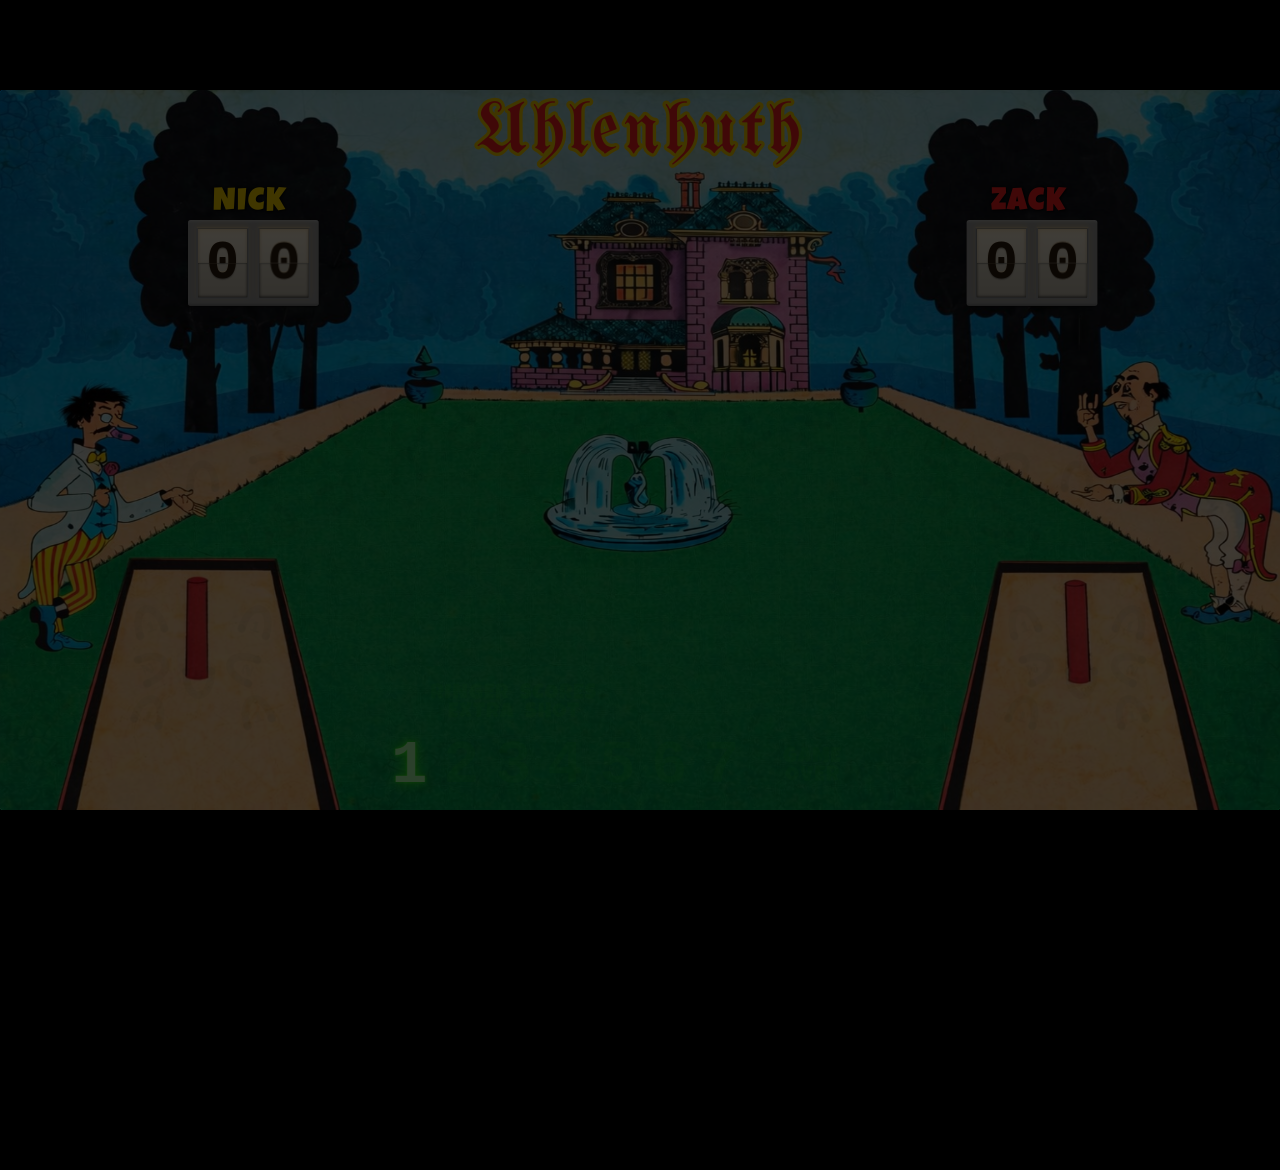
<file: index.html>
<!DOCTYPE html>
<html lang="en">
<head>
    <meta charset="UTF-8">
    <meta name="viewport" content="width=device-width, initial-scale=1.0">
    <title>Ringer</title>
    <link rel="stylesheet" href="css/style.css">
    <link href="https://fonts.googleapis.com/css2?family=Press+Start+2P&family=Luckiest+Guy&family=UnifrakturMaguntia&display=swap" rel="stylesheet">
</head>
<body>
    <div id="game-wrapper">
        <div id="game-container">
            <div id="dark-overlay"></div>
            <div id="pregame-dim"></div>
            <div id="title-uhlenhuth">Uhlenhuth</div>
            <canvas id="game-canvas"></canvas>

            <!-- Player 1 label + score ticker (left tree silhouette) -->
            <div class="player-label" id="label-p1">Nick</div>
            <div class="score-ticker" id="score-p1">
                <div class="digit" id="p1-tens">0</div>
                <div class="digit" id="p1-ones">0</div>
            </div>

            <!-- Player 2 label + score ticker (right tree silhouette) -->
            <div class="player-label" id="label-p2">Zack</div>
            <div class="score-ticker" id="score-p2">
                <div class="digit" id="p2-tens">0</div>
                <div class="digit" id="p2-ones">0</div>
            </div>
        </div>

    </div>

    <script src="js/config.js"></script>
    <script src="js/flightpath.js"></script>
    <script src="js/horseshoe.js"></script>
    <script src="js/powermeter.js"></script>
    <script src="js/spinnerwheel.js"></script>
    <script src="js/sound.js"></script>
    <script src="js/scoreticker.js"></script>
    <script src="js/game.js"></script>
    <script src="js/main.js"></script>
</body>
</html>
</file>
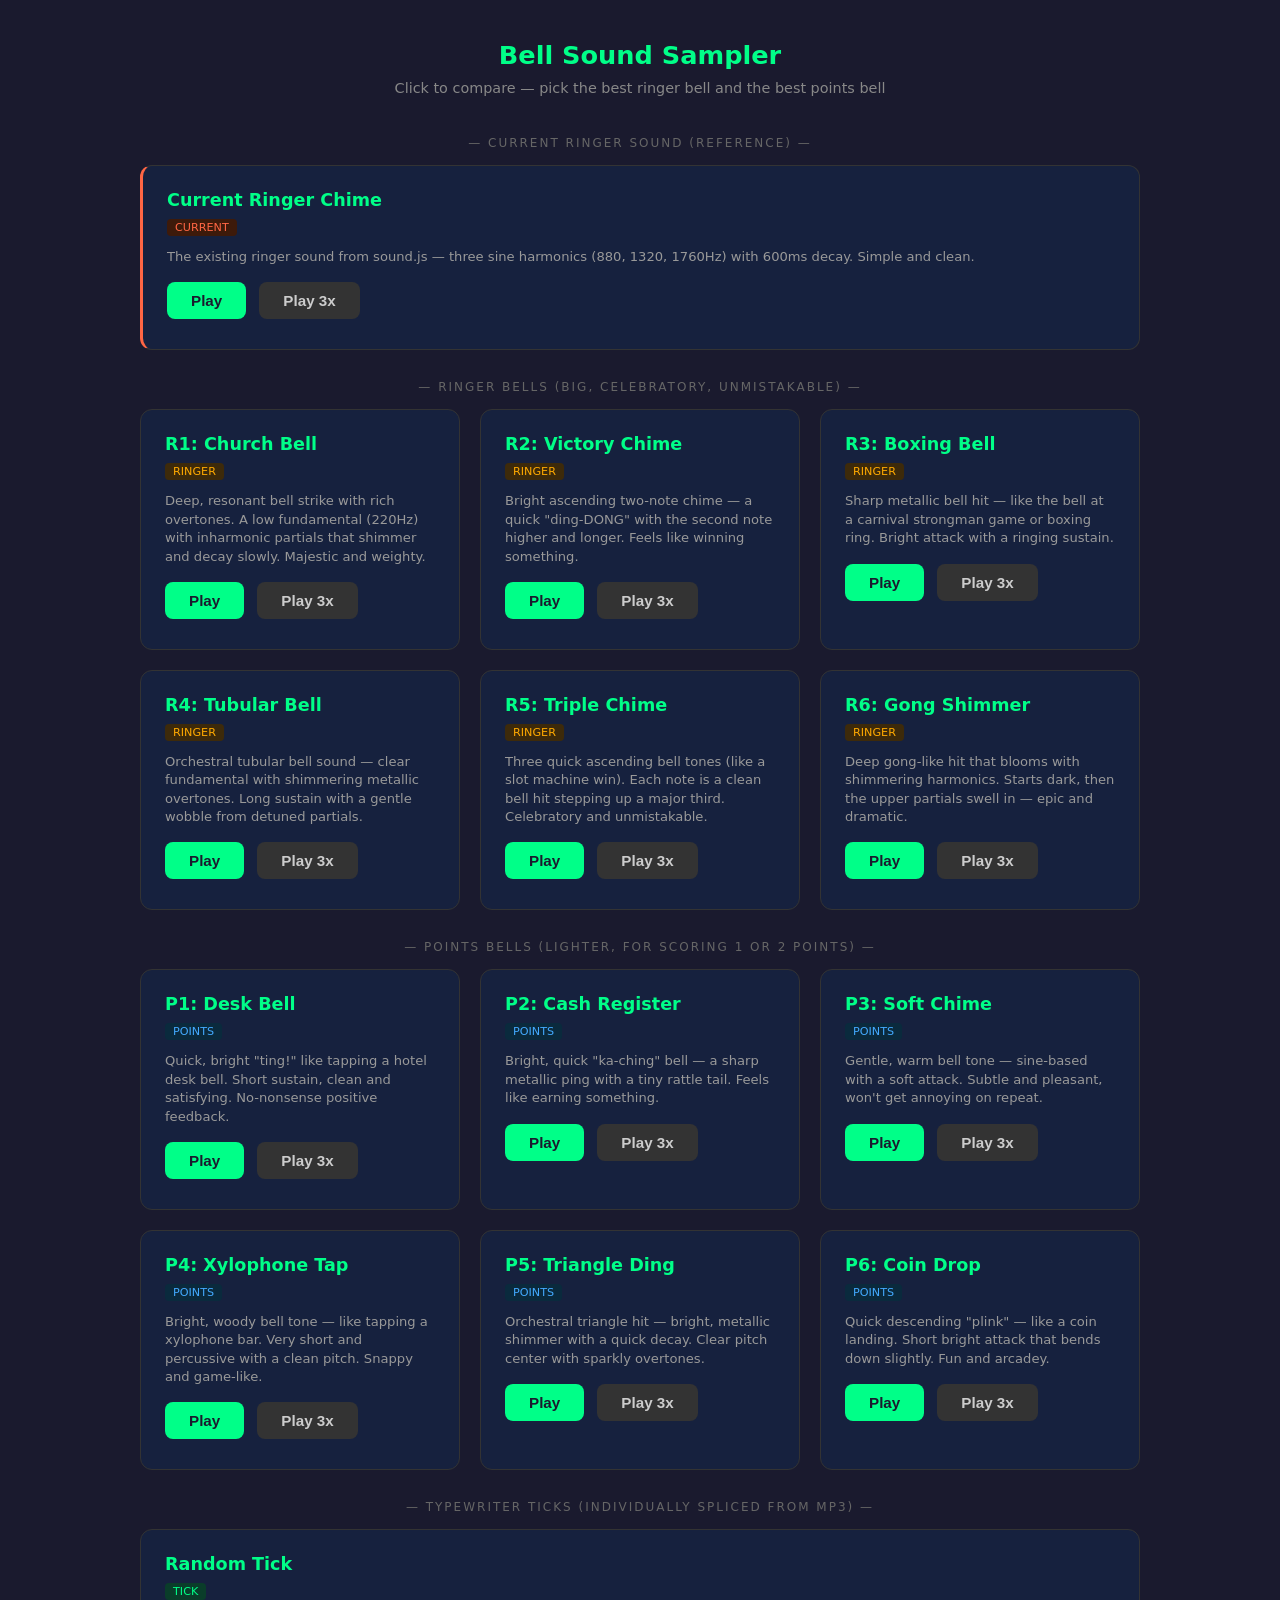
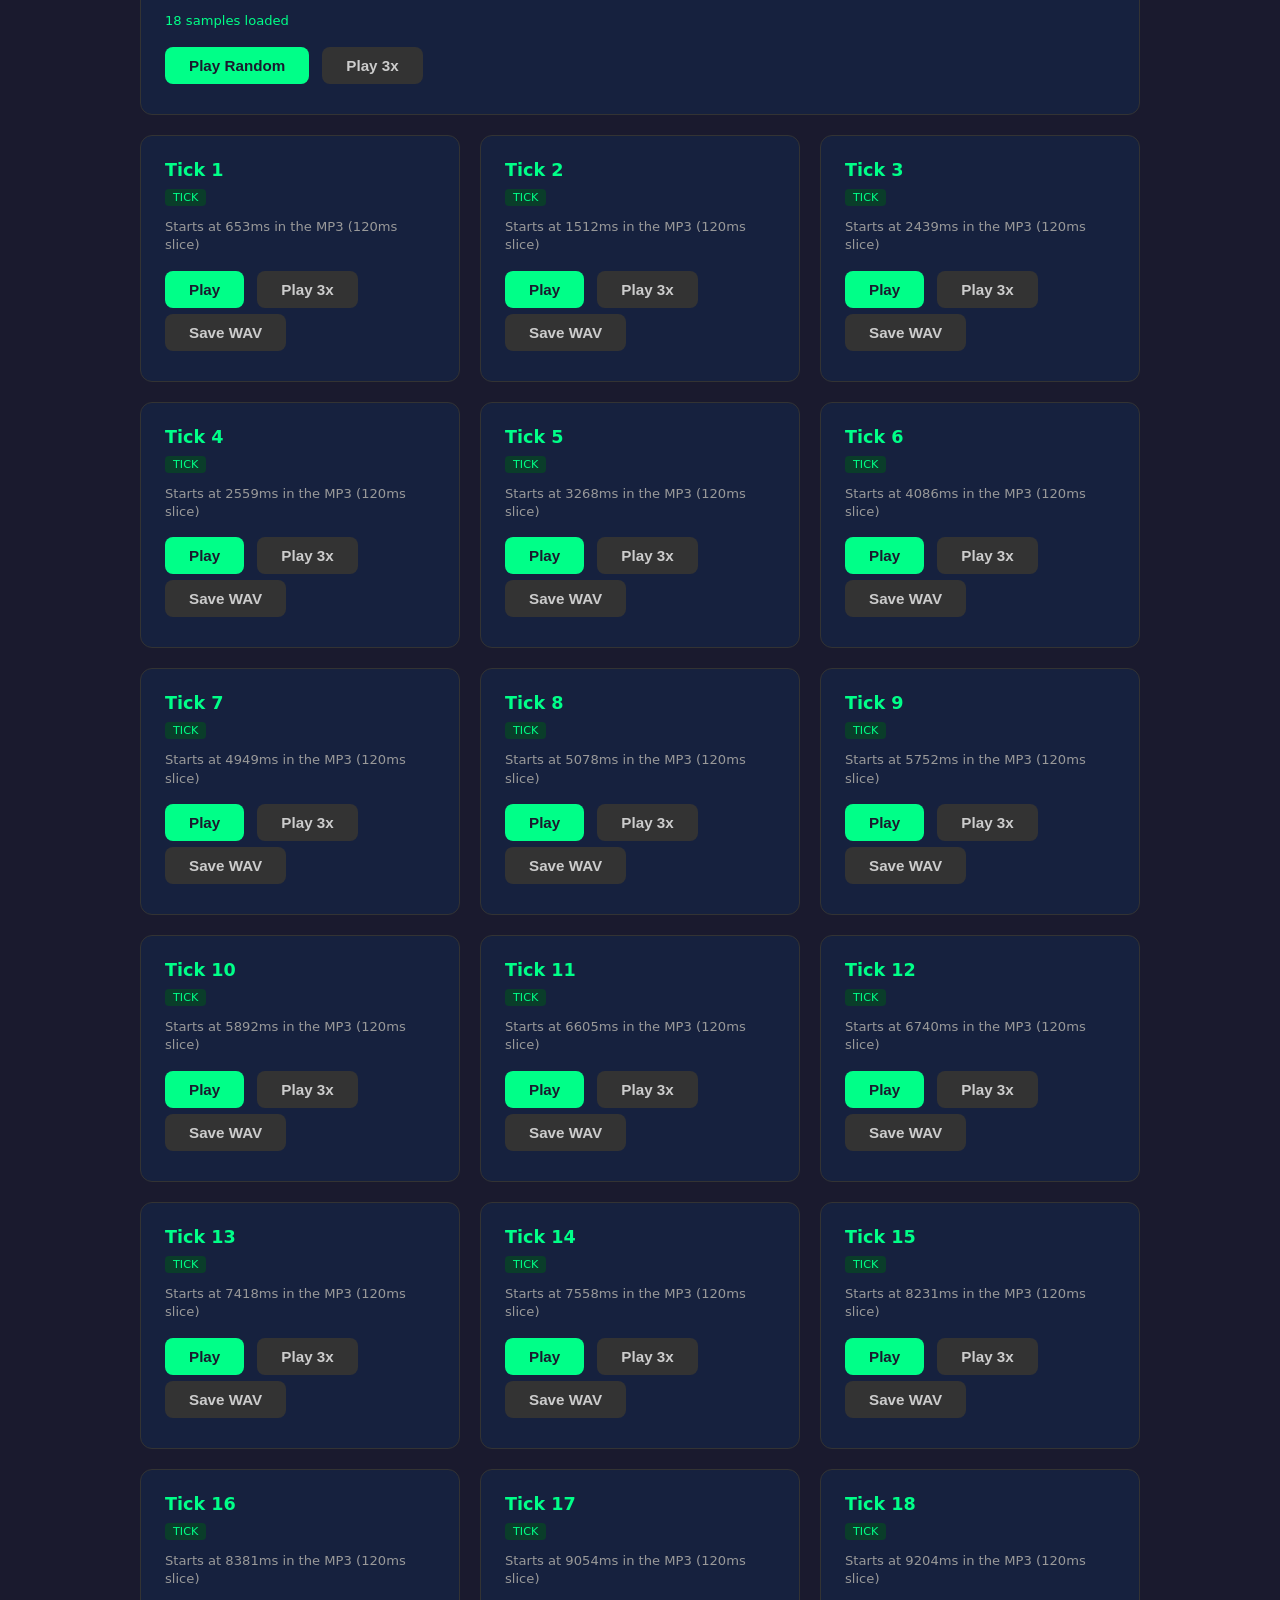
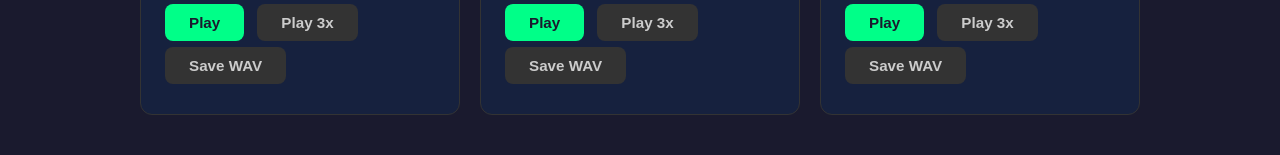
<file: sound-sampler.html>
<!DOCTYPE html>
<html lang="en">
<head>
<meta charset="UTF-8">
<meta name="viewport" content="width=device-width, initial-scale=1.0">
<title>Bell Sound Sampler</title>
<style>
  * { box-sizing: border-box; margin: 0; padding: 0; }
  body {
    background: #1a1a2e;
    color: #e0e0e0;
    font-family: 'Segoe UI', system-ui, sans-serif;
    padding: 40px 20px;
  }
  h1 {
    text-align: center;
    color: #00ff88;
    margin-bottom: 10px;
    font-size: 1.6rem;
  }
  .subtitle {
    text-align: center;
    color: #888;
    margin-bottom: 40px;
    font-size: 0.9rem;
  }
  .grid {
    display: grid;
    grid-template-columns: repeat(auto-fit, minmax(300px, 1fr));
    gap: 20px;
    max-width: 1000px;
    margin: 0 auto;
  }
  .card {
    background: #16213e;
    border: 1px solid #333;
    border-radius: 12px;
    padding: 24px;
    transition: border-color 0.2s;
  }
  .card:hover { border-color: #00ff88; }
  .card h2 {
    color: #00ff88;
    font-size: 1.1rem;
    margin-bottom: 6px;
  }
  .card .desc {
    color: #999;
    font-size: 0.82rem;
    line-height: 1.4;
    margin-bottom: 16px;
  }
  .card .tag {
    display: inline-block;
    background: #0a3d2a;
    color: #00ff88;
    font-size: 0.7rem;
    padding: 2px 8px;
    border-radius: 4px;
    margin-bottom: 12px;
  }
  .card .tag.ringer { background: #3d2a0a; color: #ffaa00; }
  .card .tag.points { background: #0a2a3d; color: #44aaff; }
  button {
    background: #00ff88;
    color: #1a1a2e;
    border: none;
    border-radius: 8px;
    padding: 10px 24px;
    font-weight: 700;
    font-size: 0.95rem;
    cursor: pointer;
    transition: background 0.15s;
    margin-right: 8px;
    margin-bottom: 6px;
  }
  button:hover { background: #33ffaa; }
  button:active { transform: scale(0.97); }
  button.secondary {
    background: #333;
    color: #ccc;
  }
  button.secondary:hover { background: #444; }
  .section-label {
    text-align: center;
    color: #666;
    font-size: 0.75rem;
    text-transform: uppercase;
    letter-spacing: 2px;
    margin: 30px 0 15px;
    max-width: 1000px;
    margin-left: auto;
    margin-right: auto;
  }
  .current { border-left: 3px solid #ff6644; }
  .current .tag { background: #3d1a0a; color: #ff6644; }
</style>
</head>
<body>

<h1>Bell Sound Sampler</h1>
<p class="subtitle">Click to compare — pick the best ringer bell and the best points bell</p>

<div class="section-label">— Current Ringer Sound (reference) —</div>
<div class="grid">
  <div class="card current">
    <h2>Current Ringer Chime</h2>
    <span class="tag">CURRENT</span>
    <p class="desc">The existing ringer sound from sound.js — three sine harmonics (880, 1320, 1760Hz) with 600ms decay. Simple and clean.</p>
    <button onclick="playCurrent()">Play</button>
    <button class="secondary" onclick="playRepeat(playCurrent)">Play 3x</button>
  </div>
</div>

<div class="section-label">— Ringer Bells (big, celebratory, unmistakable) —</div>
<div class="grid">

  <div class="card">
    <h2>R1: Church Bell</h2>
    <span class="tag ringer">RINGER</span>
    <p class="desc">Deep, resonant bell strike with rich overtones. A low fundamental (220Hz) with inharmonic partials that shimmer and decay slowly. Majestic and weighty.</p>
    <button onclick="playR1()">Play</button>
    <button class="secondary" onclick="playRepeat(playR1)">Play 3x</button>
  </div>

  <div class="card">
    <h2>R2: Victory Chime</h2>
    <span class="tag ringer">RINGER</span>
    <p class="desc">Bright ascending two-note chime — a quick "ding-DONG" with the second note higher and longer. Feels like winning something.</p>
    <button onclick="playR2()">Play</button>
    <button class="secondary" onclick="playRepeat(playR2)">Play 3x</button>
  </div>

  <div class="card">
    <h2>R3: Boxing Bell</h2>
    <span class="tag ringer">RINGER</span>
    <p class="desc">Sharp metallic bell hit — like the bell at a carnival strongman game or boxing ring. Bright attack with a ringing sustain.</p>
    <button onclick="playR3()">Play</button>
    <button class="secondary" onclick="playRepeat(playR3)">Play 3x</button>
  </div>

  <div class="card">
    <h2>R4: Tubular Bell</h2>
    <span class="tag ringer">RINGER</span>
    <p class="desc">Orchestral tubular bell sound — clear fundamental with shimmering metallic overtones. Long sustain with a gentle wobble from detuned partials.</p>
    <button onclick="playR4()">Play</button>
    <button class="secondary" onclick="playRepeat(playR4)">Play 3x</button>
  </div>

  <div class="card">
    <h2>R5: Triple Chime</h2>
    <span class="tag ringer">RINGER</span>
    <p class="desc">Three quick ascending bell tones (like a slot machine win). Each note is a clean bell hit stepping up a major third. Celebratory and unmistakable.</p>
    <button onclick="playR5()">Play</button>
    <button class="secondary" onclick="playRepeat(playR5)">Play 3x</button>
  </div>

  <div class="card">
    <h2>R6: Gong Shimmer</h2>
    <span class="tag ringer">RINGER</span>
    <p class="desc">Deep gong-like hit that blooms with shimmering harmonics. Starts dark, then the upper partials swell in — epic and dramatic.</p>
    <button onclick="playR6()">Play</button>
    <button class="secondary" onclick="playRepeat(playR6)">Play 3x</button>
  </div>

</div>

<div class="section-label">— Points Bells (lighter, for scoring 1 or 2 points) —</div>
<div class="grid">

  <div class="card">
    <h2>P1: Desk Bell</h2>
    <span class="tag points">POINTS</span>
    <p class="desc">Quick, bright "ting!" like tapping a hotel desk bell. Short sustain, clean and satisfying. No-nonsense positive feedback.</p>
    <button onclick="playP1()">Play</button>
    <button class="secondary" onclick="playRepeat(playP1)">Play 3x</button>
  </div>

  <div class="card">
    <h2>P2: Cash Register</h2>
    <span class="tag points">POINTS</span>
    <p class="desc">Bright, quick "ka-ching" bell — a sharp metallic ping with a tiny rattle tail. Feels like earning something.</p>
    <button onclick="playP2()">Play</button>
    <button class="secondary" onclick="playRepeat(playP2)">Play 3x</button>
  </div>

  <div class="card">
    <h2>P3: Soft Chime</h2>
    <span class="tag points">POINTS</span>
    <p class="desc">Gentle, warm bell tone — sine-based with a soft attack. Subtle and pleasant, won't get annoying on repeat.</p>
    <button onclick="playP3()">Play</button>
    <button class="secondary" onclick="playRepeat(playP3)">Play 3x</button>
  </div>

  <div class="card">
    <h2>P4: Xylophone Tap</h2>
    <span class="tag points">POINTS</span>
    <p class="desc">Bright, woody bell tone — like tapping a xylophone bar. Very short and percussive with a clean pitch. Snappy and game-like.</p>
    <button onclick="playP4()">Play</button>
    <button class="secondary" onclick="playRepeat(playP4)">Play 3x</button>
  </div>

  <div class="card">
    <h2>P5: Triangle Ding</h2>
    <span class="tag points">POINTS</span>
    <p class="desc">Orchestral triangle hit — bright, metallic shimmer with a quick decay. Clear pitch center with sparkly overtones.</p>
    <button onclick="playP5()">Play</button>
    <button class="secondary" onclick="playRepeat(playP5)">Play 3x</button>
  </div>

  <div class="card">
    <h2>P6: Coin Drop</h2>
    <span class="tag points">POINTS</span>
    <p class="desc">Quick descending "plink" — like a coin landing. Short bright attack that bends down slightly. Fun and arcadey.</p>
    <button onclick="playP6()">Play</button>
    <button class="secondary" onclick="playRepeat(playP6)">Play 3x</button>
  </div>

</div>

<div class="section-label">— Typewriter Ticks (individually spliced from MP3) —</div>
<div class="grid">
  <div class="card">
    <h2>Random Tick</h2>
    <span class="tag">TICK</span>
    <p class="desc"><span id="tick-status" style="color:#ff6644">Loading MP3...</span></p>
    <button onclick="playRandomTick()">Play Random</button>
    <button class="secondary" onclick="playRepeat(playRandomTick)">Play 3x</button>
  </div>
</div>
<div id="tick-grid" class="grid" style="margin-top:20px"></div>

<script>
let audioCtx = null;
function ctx() {
  if (!audioCtx) audioCtx = new AudioContext();
  if (audioCtx.state === 'suspended') audioCtx.resume();
  return audioCtx;
}

// ── Typewriter MP3 tick sampler ──
let tickBuffer = null;
let tickSlices = [];

(async function loadTickMP3() {
  try {
    const c = ctx();
    const response = await fetch('sounds/typewriter-keys-typing-slowly-ftus-1-00-09.mp3');
    const arrayBuffer = await response.arrayBuffer();
    tickBuffer = await c.decodeAudioData(arrayBuffer);

    // Detect transients
    const data = tickBuffer.getChannelData(0);
    const sr = tickBuffer.sampleRate;
    const windowSize = Math.floor(sr * 0.005);
    const minGap = Math.floor(sr * 0.1);
    const prePad = Math.floor(sr * 0.01);
    const sliceDur = 0.12;

    const rmsEnv = [];
    for (let i = 0; i < data.length - windowSize; i += windowSize) {
      let sum = 0;
      for (let j = 0; j < windowSize; j++) sum += data[i+j] * data[i+j];
      rmsEnv.push({ sample: i, rms: Math.sqrt(sum / windowSize) });
    }
    const peakRms = Math.max(...rmsEnv.map(e => e.rms));
    const threshold = peakRms * 0.15;
    let lastHit = -minGap;
    for (const entry of rmsEnv) {
      if (entry.rms > threshold && (entry.sample - lastHit) > minGap) {
        const startSample = Math.max(0, entry.sample - prePad);
        tickSlices.push({ start: startSample / sr, duration: sliceDur });
        lastHit = entry.sample;
      }
    }
    document.getElementById('tick-status').textContent = tickSlices.length + ' samples loaded';
    document.getElementById('tick-status').style.color = '#00ff88';

    // Build individual buttons for each slice
    const grid = document.getElementById('tick-grid');
    tickSlices.forEach((slice, i) => {
      const card = document.createElement('div');
      card.className = 'card';
      const startMs = Math.round(slice.start * 1000);
      card.innerHTML = `
        <h2>Tick ${i + 1}</h2>
        <span class="tag">TICK</span>
        <p class="desc">Starts at ${startMs}ms in the MP3 (${slice.duration * 1000}ms slice)</p>
        <button onclick="playSlice(${i})">Play</button>
        <button class="secondary" onclick="playRepeat(() => playSlice(${i}))">Play 3x</button>
        <button class="secondary" onclick="saveSliceAsWav(${i})">Save WAV</button>
      `;
      grid.appendChild(card);
    });
  } catch (e) {
    document.getElementById('tick-status').textContent = 'Failed to load MP3';
    console.warn('Tick MP3 load error:', e);
  }
})();

function playSlice(index) {
  if (!tickBuffer || !tickSlices[index]) return;
  const c = ctx(), now = c.currentTime;
  const slice = tickSlices[index];
  const source = c.createBufferSource();
  source.buffer = tickBuffer;
  source.connect(c.destination);
  source.start(now, slice.start, slice.duration);
}

function saveSliceAsWav(index) {
  if (!tickBuffer || !tickSlices[index]) return;
  const slice = tickSlices[index];
  const sr = tickBuffer.sampleRate;
  const startSample = Math.floor(slice.start * sr);
  const numSamples = Math.floor(slice.duration * sr);
  const channelData = tickBuffer.getChannelData(0);
  const samples = channelData.slice(startSample, startSample + numSamples);

  // Encode as 16-bit PCM WAV
  const bytesPerSample = 2;
  const dataSize = samples.length * bytesPerSample;
  const buffer = new ArrayBuffer(44 + dataSize);
  const view = new DataView(buffer);

  function writeStr(offset, str) { for (let i = 0; i < str.length; i++) view.setUint8(offset+i, str.charCodeAt(i)); }
  writeStr(0, 'RIFF');
  view.setUint32(4, 36 + dataSize, true);
  writeStr(8, 'WAVE');
  writeStr(12, 'fmt ');
  view.setUint32(16, 16, true);
  view.setUint16(20, 1, true);        // PCM
  view.setUint16(22, 1, true);        // mono
  view.setUint32(24, sr, true);       // sample rate
  view.setUint32(28, sr * bytesPerSample, true);
  view.setUint16(32, bytesPerSample, true);
  view.setUint16(34, 16, true);       // bits per sample
  writeStr(36, 'data');
  view.setUint32(40, dataSize, true);

  for (let i = 0; i < samples.length; i++) {
    const s = Math.max(-1, Math.min(1, samples[i]));
    view.setInt16(44 + i * 2, s * 0x7FFF, true);
  }

  const blob = new Blob([buffer], { type: 'audio/wav' });
  const url = URL.createObjectURL(blob);
  const a = document.createElement('a');
  a.href = url;
  a.download = `tick-${index + 1}.wav`;
  a.click();
  URL.revokeObjectURL(url);
}

function playRandomTick() {
  if (!tickBuffer || tickSlices.length === 0) return;
  playSlice(Math.floor(Math.random() * tickSlices.length));
}

function playRepeat(fn) {
  fn();
  setTimeout(fn, 600);
  setTimeout(fn, 1200);
}

// ── Current ringer (reference from sound.js) ──
function playCurrent() {
  const c = ctx(), now = c.currentTime;
  [880, 1320, 1760].forEach((freq, i) => {
    const osc = c.createOscillator(); osc.type = 'sine'; osc.frequency.value = freq;
    const g = c.createGain(); g.gain.setValueAtTime(0.25/(i+1), now); g.gain.exponentialRampToValueAtTime(0.001, now+0.6);
    osc.connect(g); g.connect(c.destination);
    osc.start(now); osc.stop(now+0.65);
  });
}

// ════════════════════════════════════════════
// RINGER BELLS
// ════════════════════════════════════════════

// ── R1: Church Bell — deep, resonant, inharmonic partials ──
function playR1() {
  const c = ctx(), now = c.currentTime;
  // Bell-like inharmonic series based on 220Hz fundamental
  const partials = [
    { freq: 220,  gain: 0.30, decay: 1.2 },
    { freq: 440,  gain: 0.20, decay: 1.0 },
    { freq: 557,  gain: 0.12, decay: 0.8 },  // minor third partial (inharmonic)
    { freq: 880,  gain: 0.08, decay: 0.6 },
    { freq: 1137, gain: 0.05, decay: 0.4 },  // slightly off harmonic
  ];
  partials.forEach(p => {
    const osc = c.createOscillator(); osc.type = 'sine'; osc.frequency.value = p.freq;
    const g = c.createGain(); g.gain.setValueAtTime(p.gain, now); g.gain.exponentialRampToValueAtTime(0.001, now+p.decay);
    osc.connect(g); g.connect(c.destination);
    osc.start(now); osc.stop(now+p.decay+0.05);
  });
  // Strike transient — short noise burst
  const sr = c.sampleRate;
  const nLen = Math.floor(sr * 0.01);
  const nBuf = c.createBuffer(1, nLen, sr);
  const nD = nBuf.getChannelData(0);
  for (let i = 0; i < nLen; i++) nD[i] = (Math.random()*2-1) * Math.exp(-i/(nLen*0.05));
  const nSrc = c.createBufferSource(); nSrc.buffer = nBuf;
  const nG = c.createGain(); nG.gain.setValueAtTime(0.3, now); nG.gain.exponentialRampToValueAtTime(0.001, now+0.02);
  const bp = c.createBiquadFilter(); bp.type='bandpass'; bp.frequency.value=3000; bp.Q.value=1;
  nSrc.connect(bp); bp.connect(nG); nG.connect(c.destination);
  nSrc.start(now); nSrc.stop(now+0.01);
}

// ── R2: Victory Chime — ascending ding-DONG ──
function playR2() {
  const c = ctx(), now = c.currentTime;
  // First note: quick bright ding
  const notes = [
    { freq: 660,  time: 0,    gain: 0.20, decay: 0.25 },
    { freq: 880,  time: 0.12, gain: 0.28, decay: 0.6  },
  ];
  notes.forEach(n => {
    const partials = [1, 2.76, 5.4]; // bell-like ratios
    partials.forEach((ratio, i) => {
      const osc = c.createOscillator(); osc.type = 'sine'; osc.frequency.value = n.freq * ratio;
      const g = c.createGain();
      const vol = n.gain / (i+1);
      g.gain.setValueAtTime(vol, now+n.time); g.gain.exponentialRampToValueAtTime(0.001, now+n.time+n.decay);
      osc.connect(g); g.connect(c.destination);
      osc.start(now+n.time); osc.stop(now+n.time+n.decay+0.05);
    });
  });
}

// ── R3: Boxing Bell — sharp metallic strike with ring ──
function playR3() {
  const c = ctx(), now = c.currentTime, sr = c.sampleRate;
  // Hard strike transient
  const nLen = Math.floor(sr * 0.008);
  const nBuf = c.createBuffer(1, nLen, sr);
  const nD = nBuf.getChannelData(0);
  for (let i = 0; i < nLen; i++) nD[i] = (Math.random()*2-1) * Math.exp(-i/(nLen*0.03));
  const nSrc = c.createBufferSource(); nSrc.buffer = nBuf;
  const nG = c.createGain(); nG.gain.setValueAtTime(0.5, now); nG.gain.exponentialRampToValueAtTime(0.001, now+0.015);
  const hp = c.createBiquadFilter(); hp.type='highpass'; hp.frequency.value=2000;
  nSrc.connect(hp); hp.connect(nG); nG.connect(c.destination);
  nSrc.start(now); nSrc.stop(now+0.008);
  // Bell ring — bright, metallic
  const partials = [
    { freq: 1200, gain: 0.25, decay: 0.7 },
    { freq: 1960, gain: 0.12, decay: 0.5 },
    { freq: 3100, gain: 0.06, decay: 0.3 },
  ];
  partials.forEach(p => {
    const osc = c.createOscillator(); osc.type = 'sine'; osc.frequency.value = p.freq;
    const g = c.createGain(); g.gain.setValueAtTime(p.gain, now); g.gain.exponentialRampToValueAtTime(0.001, now+p.decay);
    osc.connect(g); g.connect(c.destination);
    osc.start(now); osc.stop(now+p.decay+0.05);
  });
}

// ── R4: Tubular Bell — orchestral, clear fundamental, shimmer ──
function playR4() {
  const c = ctx(), now = c.currentTime;
  const fundamental = 440;
  // Tubular bell partials (slightly inharmonic)
  const partials = [
    { ratio: 1,    gain: 0.25, decay: 1.0 },
    { ratio: 2.0,  gain: 0.15, decay: 0.8 },
    { ratio: 3.01, gain: 0.08, decay: 0.6 },  // slightly detuned
    { ratio: 4.98, gain: 0.04, decay: 0.4 },  // slightly detuned
    { ratio: 2.005, gain: 0.10, decay: 0.9 },  // beating with 2nd partial
  ];
  partials.forEach(p => {
    const osc = c.createOscillator(); osc.type = 'sine'; osc.frequency.value = fundamental * p.ratio;
    const g = c.createGain(); g.gain.setValueAtTime(p.gain, now); g.gain.exponentialRampToValueAtTime(0.001, now+p.decay);
    osc.connect(g); g.connect(c.destination);
    osc.start(now); osc.stop(now+p.decay+0.05);
  });
  // Soft strike
  const sr = c.sampleRate;
  const nLen = Math.floor(sr * 0.015);
  const nBuf = c.createBuffer(1, nLen, sr);
  const nD = nBuf.getChannelData(0);
  for (let i = 0; i < nLen; i++) nD[i] = (Math.random()*2-1) * Math.exp(-i/(nLen*0.06));
  const nSrc = c.createBufferSource(); nSrc.buffer = nBuf;
  const nG = c.createGain(); nG.gain.setValueAtTime(0.2, now); nG.gain.exponentialRampToValueAtTime(0.001, now+0.025);
  nSrc.connect(nG); nG.connect(c.destination);
  nSrc.start(now); nSrc.stop(now+0.015);
}

// ── R5: Triple Chime — three ascending bell tones ──
function playR5() {
  const c = ctx(), now = c.currentTime;
  const notes = [
    { freq: 523,  time: 0,    gain: 0.18, decay: 0.3  }, // C5
    { freq: 659,  time: 0.1,  gain: 0.20, decay: 0.3  }, // E5
    { freq: 784,  time: 0.2,  gain: 0.25, decay: 0.5  }, // G5
  ];
  notes.forEach(n => {
    // Each note has bell-like partials
    [1, 2.76, 5.4].forEach((ratio, i) => {
      const osc = c.createOscillator(); osc.type = 'sine'; osc.frequency.value = n.freq * ratio;
      const g = c.createGain();
      const vol = n.gain / (i*1.5+1);
      g.gain.setValueAtTime(vol, now+n.time); g.gain.exponentialRampToValueAtTime(0.001, now+n.time+n.decay);
      osc.connect(g); g.connect(c.destination);
      osc.start(now+n.time); osc.stop(now+n.time+n.decay+0.05);
    });
  });
}

// ── R6: Gong Shimmer — deep hit that blooms ──
function playR6() {
  const c = ctx(), now = c.currentTime, sr = c.sampleRate;
  // Deep fundamental
  const osc1 = c.createOscillator(); osc1.type = 'sine'; osc1.frequency.value = 165;
  const g1 = c.createGain(); g1.gain.setValueAtTime(0.30, now); g1.gain.exponentialRampToValueAtTime(0.001, now+1.5);
  osc1.connect(g1); g1.connect(c.destination);
  osc1.start(now); osc1.stop(now+1.55);
  // Shimmer partials that swell in
  const shimmers = [
    { freq: 412,  peakTime: 0.2, gain: 0.10, decay: 1.0 },
    { freq: 687,  peakTime: 0.3, gain: 0.07, decay: 0.8 },
    { freq: 1030, peakTime: 0.4, gain: 0.05, decay: 0.6 },
    { freq: 1455, peakTime: 0.5, gain: 0.03, decay: 0.4 },
  ];
  shimmers.forEach(s => {
    const osc = c.createOscillator(); osc.type = 'sine'; osc.frequency.value = s.freq;
    const g = c.createGain();
    g.gain.setValueAtTime(0.001, now);
    g.gain.linearRampToValueAtTime(s.gain, now+s.peakTime);
    g.gain.exponentialRampToValueAtTime(0.001, now+s.peakTime+s.decay);
    osc.connect(g); g.connect(c.destination);
    osc.start(now); osc.stop(now+s.peakTime+s.decay+0.05);
  });
  // Strike impact
  const nLen = Math.floor(sr * 0.02);
  const nBuf = c.createBuffer(1, nLen, sr);
  const nD = nBuf.getChannelData(0);
  for (let i = 0; i < nLen; i++) nD[i] = (Math.random()*2-1) * Math.exp(-i/(nLen*0.04));
  const nSrc = c.createBufferSource(); nSrc.buffer = nBuf;
  const bp = c.createBiquadFilter(); bp.type='lowpass'; bp.frequency.value=800;
  const nG = c.createGain(); nG.gain.setValueAtTime(0.35, now); nG.gain.exponentialRampToValueAtTime(0.001, now+0.04);
  nSrc.connect(bp); bp.connect(nG); nG.connect(c.destination);
  nSrc.start(now); nSrc.stop(now+0.02);
}

// ════════════════════════════════════════════
// POINTS BELLS (lighter, shorter)
// ════════════════════════════════════════════

// ── P1: Desk Bell — quick bright ting ──
function playP1() {
  const c = ctx(), now = c.currentTime;
  const partials = [
    { freq: 1400, gain: 0.22, decay: 0.25 },
    { freq: 3500, gain: 0.08, decay: 0.15 },
    { freq: 5600, gain: 0.03, decay: 0.10 },
  ];
  partials.forEach(p => {
    const osc = c.createOscillator(); osc.type = 'sine'; osc.frequency.value = p.freq;
    const g = c.createGain(); g.gain.setValueAtTime(p.gain, now); g.gain.exponentialRampToValueAtTime(0.001, now+p.decay);
    osc.connect(g); g.connect(c.destination);
    osc.start(now); osc.stop(now+p.decay+0.02);
  });
}

// ── P2: Cash Register — bright ping with tiny rattle ──
function playP2() {
  const c = ctx(), now = c.currentTime, sr = c.sampleRate;
  // Bell ping
  const osc = c.createOscillator(); osc.type = 'sine'; osc.frequency.value = 2200;
  const g = c.createGain(); g.gain.setValueAtTime(0.22, now); g.gain.exponentialRampToValueAtTime(0.001, now+0.2);
  osc.connect(g); g.connect(c.destination);
  osc.start(now); osc.stop(now+0.22);
  // Second partial
  const osc2 = c.createOscillator(); osc2.type = 'sine'; osc2.frequency.value = 3300;
  const g2 = c.createGain(); g2.gain.setValueAtTime(0.08, now); g2.gain.exponentialRampToValueAtTime(0.001, now+0.12);
  osc2.connect(g2); g2.connect(c.destination);
  osc2.start(now); osc2.stop(now+0.14);
  // Tiny mechanical rattle
  const nLen = Math.floor(sr * 0.03);
  const nBuf = c.createBuffer(1, nLen, sr);
  const nD = nBuf.getChannelData(0);
  for (let i = 0; i < nLen; i++) {
    const t = i/nLen;
    nD[i] = (Math.random()*2-1) * Math.exp(-t*5) * (0.5 + 0.5*Math.sin(t*Math.PI*200));
  }
  const nSrc = c.createBufferSource(); nSrc.buffer = nBuf;
  const hp = c.createBiquadFilter(); hp.type='highpass'; hp.frequency.value=4000;
  const nG = c.createGain(); nG.gain.setValueAtTime(0.15, now); nG.gain.exponentialRampToValueAtTime(0.001, now+0.04);
  nSrc.connect(hp); hp.connect(nG); nG.connect(c.destination);
  nSrc.start(now); nSrc.stop(now+0.03);
}

// ── P3: Soft Chime — gentle warm tone ──
function playP3() {
  const c = ctx(), now = c.currentTime;
  const osc = c.createOscillator(); osc.type = 'sine'; osc.frequency.value = 880;
  const g = c.createGain();
  // Soft attack — fade in slightly
  g.gain.setValueAtTime(0.001, now);
  g.gain.linearRampToValueAtTime(0.18, now+0.01);
  g.gain.exponentialRampToValueAtTime(0.001, now+0.35);
  osc.connect(g); g.connect(c.destination);
  osc.start(now); osc.stop(now+0.37);
  // Gentle overtone
  const osc2 = c.createOscillator(); osc2.type = 'sine'; osc2.frequency.value = 1320;
  const g2 = c.createGain();
  g2.gain.setValueAtTime(0.001, now);
  g2.gain.linearRampToValueAtTime(0.06, now+0.01);
  g2.gain.exponentialRampToValueAtTime(0.001, now+0.25);
  osc2.connect(g2); g2.connect(c.destination);
  osc2.start(now); osc2.stop(now+0.27);
}

// ── P4: Xylophone Tap — bright, woody, percussive ──
function playP4() {
  const c = ctx(), now = c.currentTime;
  // Main tone
  const osc = c.createOscillator(); osc.type = 'sine'; osc.frequency.value = 1175; // D6
  const g = c.createGain(); g.gain.setValueAtTime(0.25, now); g.gain.exponentialRampToValueAtTime(0.001, now+0.2);
  osc.connect(g); g.connect(c.destination);
  osc.start(now); osc.stop(now+0.22);
  // 4x harmonic (xylophone characteristic)
  const osc2 = c.createOscillator(); osc2.type = 'sine'; osc2.frequency.value = 1175 * 4;
  const g2 = c.createGain(); g2.gain.setValueAtTime(0.08, now); g2.gain.exponentialRampToValueAtTime(0.001, now+0.08);
  osc2.connect(g2); g2.connect(c.destination);
  osc2.start(now); osc2.stop(now+0.1);
  // Attack transient — very short noise
  const sr = c.sampleRate;
  const nLen = Math.floor(sr * 0.005);
  const nBuf = c.createBuffer(1, nLen, sr);
  const nD = nBuf.getChannelData(0);
  for (let i = 0; i < nLen; i++) nD[i] = (Math.random()*2-1) * Math.exp(-i/(nLen*0.03));
  const nSrc = c.createBufferSource(); nSrc.buffer = nBuf;
  const nG = c.createGain(); nG.gain.setValueAtTime(0.2, now); nG.gain.exponentialRampToValueAtTime(0.001, now+0.008);
  nSrc.connect(nG); nG.connect(c.destination);
  nSrc.start(now); nSrc.stop(now+0.005);
}

// ── P5: Triangle Ding — bright metallic shimmer ──
function playP5() {
  const c = ctx(), now = c.currentTime;
  // Triangle has dense, high-frequency inharmonic partials
  const partials = [
    { freq: 1680, gain: 0.18, decay: 0.30 },
    { freq: 3760, gain: 0.10, decay: 0.20 },
    { freq: 6450, gain: 0.05, decay: 0.12 },
    { freq: 9200, gain: 0.02, decay: 0.08 },
  ];
  partials.forEach(p => {
    const osc = c.createOscillator(); osc.type = 'sine'; osc.frequency.value = p.freq;
    const g = c.createGain(); g.gain.setValueAtTime(p.gain, now); g.gain.exponentialRampToValueAtTime(0.001, now+p.decay);
    osc.connect(g); g.connect(c.destination);
    osc.start(now); osc.stop(now+p.decay+0.02);
  });
}

// ── P6: Coin Drop — descending plink ──
function playP6() {
  const c = ctx(), now = c.currentTime;
  const osc = c.createOscillator(); osc.type = 'sine';
  osc.frequency.setValueAtTime(2400, now);
  osc.frequency.exponentialRampToValueAtTime(1800, now+0.15);
  const g = c.createGain(); g.gain.setValueAtTime(0.22, now); g.gain.exponentialRampToValueAtTime(0.001, now+0.18);
  osc.connect(g); g.connect(c.destination);
  osc.start(now); osc.stop(now+0.2);
  // Bright shimmer partial
  const osc2 = c.createOscillator(); osc2.type = 'sine';
  osc2.frequency.setValueAtTime(4800, now);
  osc2.frequency.exponentialRampToValueAtTime(3600, now+0.1);
  const g2 = c.createGain(); g2.gain.setValueAtTime(0.07, now); g2.gain.exponentialRampToValueAtTime(0.001, now+0.1);
  osc2.connect(g2); g2.connect(c.destination);
  osc2.start(now); osc2.stop(now+0.12);
  // Short attack click
  const sr = c.sampleRate;
  const nLen = Math.floor(sr * 0.003);
  const nBuf = c.createBuffer(1, nLen, sr);
  const nD = nBuf.getChannelData(0);
  for (let i = 0; i < nLen; i++) nD[i] = (Math.random()*2-1) * Math.exp(-i/(nLen*0.02));
  const nSrc = c.createBufferSource(); nSrc.buffer = nBuf;
  const nG = c.createGain(); nG.gain.setValueAtTime(0.15, now); nG.gain.exponentialRampToValueAtTime(0.001, now+0.005);
  nSrc.connect(nG); nG.connect(c.destination);
  nSrc.start(now); nSrc.stop(now+0.003);
}
</script>
</body>
</html>
</file>
<file: css/style.css>
/* ============================================================
   Ringer — Styles
   ============================================================ */

* {
    margin: 0;
    padding: 0;
    box-sizing: border-box;
}

body {
    background: #000;
    overflow: hidden;
    cursor: default;
    user-select: none;
}

#game-wrapper {
    position: relative;
    width: 1920px;
    height: 1080px;
}

#game-container {
    position: relative;
    width: 1920px;
    height: 1080px;
    background-image: url('../images/no-hoot.png');
    background-size: 1920px 1080px;
    background-repeat: no-repeat;
    border-radius: 4px;
    overflow: hidden;
}


#game-canvas {
    position: absolute;
    top: 0;
    left: 0;
    width: 1920px;
    height: 1080px;
    z-index: 2;
}

/* --- Pre-game Dim Overlays (cover everything before Start) --- */

#pregame-dim {
    position: absolute;
    top: 0;
    left: 0;
    width: 1920px;
    height: 1080px;
    background: rgba(0, 0, 0, 0.75);
    z-index: 100;
    pointer-events: none;
    transition: opacity 0.5s ease;
}

#pregame-dim.hidden {
    opacity: 0;
}


/* --- Dark Mode Overlay --- */

#dark-overlay {
    position: absolute;
    top: 0;
    left: 0;
    width: 1920px;
    height: 1080px;
    background: rgba(0, 0, 0, 0.75);
    z-index: 1;
    pointer-events: none;
    opacity: 0;
    transition: opacity 0.3s ease;
}

#dark-overlay.active {
    opacity: 1;
}


/* --- Title Text --- */

#title-uhlenhuth {
    position: absolute;
    top: 7px;
    left: 50%;
    transform: translateX(-50%);
    z-index: 10;
    font-family: 'UnifrakturMaguntia', cursive;
    font-size: 110px;
    font-weight: normal;
    letter-spacing: 6px;
    white-space: nowrap;
    color: #ff2020;
    -webkit-text-stroke: 10px #ffd700;
    paint-order: stroke fill;
    transition: text-shadow 0.3s ease;
}

#dark-overlay.active ~ #title-uhlenhuth {
    text-shadow:
        0 0 4px rgba(255,32,32,0.6),
        0 0 10px rgba(255,32,32,0.6),
        0 0 18px rgba(255,32,32,0.18),
        0 0 30px rgba(255,32,32,0.1);
}

#dark-overlay.active ~ .score-ticker {
    background: #3a3a3a;
    box-shadow:
        inset 0 2px 4px rgba(255,255,255,0.08),
        inset 0 -2px 4px rgba(0,0,0,0.5),
        0 1px 3px rgba(0,0,0,0.7);
    transition: background 0.3s ease, box-shadow 0.3s ease;
}

#dark-overlay.active ~ .score-ticker .digit-upper {
    background: linear-gradient(to bottom, #fff6e0, #e8dcc8);
    box-shadow:
        inset 0 4px 10px rgba(255,210,140,0.5),
        inset 0 1px 3px rgba(255,230,180,0.6),
        inset 2px 0 3px rgba(0,0,0,0.12),
        inset -2px 0 3px rgba(0,0,0,0.12);
}

#dark-overlay.active ~ .score-ticker .digit {
    border-color: #4a4a4a;
    border-top-color: #5a5248;
}

#dark-overlay.active ~ .score-ticker .digit-lower {
    background: linear-gradient(to bottom, #d2cab8, #b8b0a0);
    box-shadow:
        inset 0 -3px 6px rgba(0,0,0,0.4),
        inset 0 -1px 2px rgba(0,0,0,0.2),
        inset 2px 0 3px rgba(0,0,0,0.2),
        inset -2px 0 3px rgba(0,0,0,0.2);
}

/* --- Player Labels --- */

.player-label {
    position: absolute;
    z-index: 10;
    font-family: 'Luckiest Guy', cursive;
    font-size: 48px;
    font-weight: normal;
    text-transform: uppercase;
    text-align: center;
    text-shadow:
        0 0 8px rgba(0,0,0,0.8),
        2px 2px 2px rgba(0,0,0,0.6);
    letter-spacing: 2px;
}

#label-p1 {
    left: 282px;
    top: 146px;
    width: 186px;
    color: #ffd700;
}

#label-p2 {
    left: 1450px;
    top: 146px;
    width: 186px;
    color: #ff2020;
}

/* --- Score Tickers --- */

.score-ticker {
    position: absolute;
    display: flex;
    gap: 12px;
    z-index: 10;
    padding: 10px 12px;
    background: #a0a0a0;
    border-radius: 4px;
    box-shadow:
        inset 0 2px 4px rgba(255,255,255,0.4),
        inset 0 -2px 4px rgba(0,0,0,0.3),
        0 1px 3px rgba(0,0,0,0.5);
    transition: background 0.3s ease, box-shadow 0.3s ease;
}

#score-p1 {
    left: 282px;
    top: 195px;
}

#score-p2 {
    left: 1450px;
    top: 195px;
}

.digit {
    width: 80px;
    height: 109px;
    border: 3px solid #a0a0a0;
    border-top-color: #c8b898;
    border-radius: 3px;
    position: relative;
    overflow: hidden;
    perspective: 200px;
    background: #666;  /* visible as the split-line gap */
    box-shadow:
        0 -4px 12px rgba(255,200,100,0.2),
        0 -1px 4px rgba(255,220,150,0.15);
}

/* Shared styles for all flap faces */
.digit-upper,
.digit-lower,
.flap {
    position: absolute;
    left: 0;
    right: 0;
    height: 50%;        /* each half = 54.5px */
    color: #2a1a0a;
    font-family: 'Courier New', monospace;
    font-size: 83px;
    font-weight: bold;
    text-align: center;
    line-height: 109px;  /* full height so text is vertically centered across both halves */
    text-shadow:
        0 -1px 1px rgba(255,220,160,0.5),
        0 1px 2px rgba(0,0,0,0.4);
    backface-visibility: hidden;
    overflow: hidden;
}

/* --- Static upper half --- */
.digit-upper {
    top: 0;
    background: linear-gradient(to bottom, #fff6e0, #ece4d2);
    box-shadow:
        inset 0 4px 8px rgba(255,210,140,0.35),
        inset 0 1px 2px rgba(255,230,180,0.5),
        inset 2px 0 3px rgba(0,0,0,0.12),
        inset -2px 0 3px rgba(0,0,0,0.12);
}

/* --- Static lower half --- */
.digit-lower {
    bottom: 0;
    background: linear-gradient(to bottom, #ddd6c4, #ccc4b4);
    line-height: 0px;   /* shift text up so bottom half of glyph shows */
    box-shadow:
        inset 0 -2px 4px rgba(0,0,0,0.35),
        inset 2px 0 3px rgba(0,0,0,0.18),
        inset -2px 0 3px rgba(0,0,0,0.18);
}

/* --- Falling flap (top half, old value, folds downward) --- */
.flap-fall {
    top: 0;
    background: linear-gradient(to bottom, #fff6e0, #ece4d2);
    transform-origin: bottom center;
    animation: flap-fold-down 400ms ease-in forwards;
    z-index: 2;
    box-shadow:
        inset 0 4px 8px rgba(255,210,140,0.35),
        inset 0 1px 2px rgba(255,230,180,0.5),
        inset 2px 0 3px rgba(0,0,0,0.12),
        inset -2px 0 3px rgba(0,0,0,0.12);
}

/* --- Rising flap (bottom half, new value, folds up into place) --- */
.flap-rise {
    bottom: 0;
    background: linear-gradient(to bottom, #ddd6c4, #ccc4b4);
    line-height: 0px;
    transform-origin: top center;
    animation: flap-fold-up 400ms ease-out forwards;
    z-index: 2;
    box-shadow:
        inset 0 -2px 4px rgba(0,0,0,0.35),
        inset 2px 0 3px rgba(0,0,0,0.18),
        inset -2px 0 3px rgba(0,0,0,0.18);
}

@keyframes flap-fold-down {
    0%   { transform: rotateX(0deg); }
    100% { transform: rotateX(-90deg); }
}

@keyframes flap-fold-up {
    0%   { transform: rotateX(90deg); }
    100% { transform: rotateX(0deg); }
}
</file>
